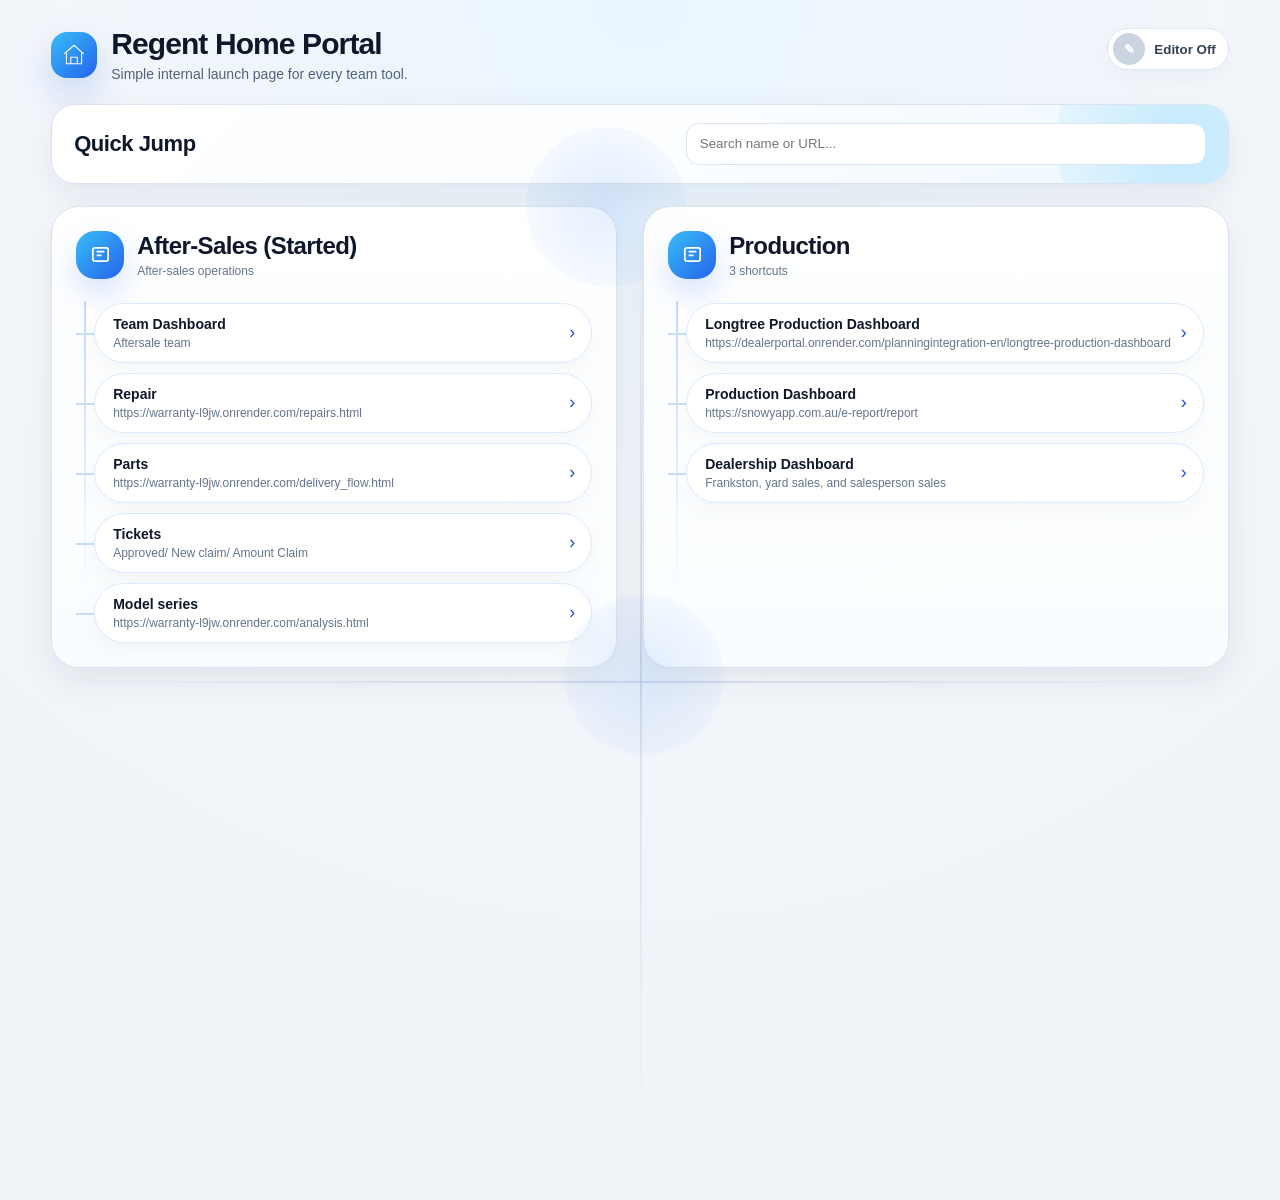
<file: index.html>
<!doctype html>
<html lang="en">
<head>
<meta charset="utf-8"/>
<meta name="viewport" content="width=device-width,initial-scale=1"/>
<title>Regent Home Portal</title>
<style>
:root{--bg:#f3f6fb;--card:#fff;--ink:#0f172a;--muted:#64748b;--line:#dbe3ee;--blue:#3b82f6;--blue2:#38bdf8;--shadow:0 12px 34px rgba(15,23,42,.07);--shadow2:0 24px 80px rgba(15,23,42,.18);--radius:24px}
*{box-sizing:border-box}html,body{min-height:100%}body{margin:0;background:radial-gradient(circle at top,#eaf6ff 0,#f3f6fb 42%,#eef3f8 100%);color:var(--ink);font-family:Inter,"Segoe UI",Roboto,Arial,sans-serif;font-size:14px}.page{min-height:100vh;padding:28px clamp(18px,4vw,54px) 44px}.topbar{display:flex;align-items:flex-start;justify-content:space-between;gap:20px;margin-bottom:22px}.brand{display:flex;gap:14px;align-items:center}.brandMark{width:46px;height:46px;border-radius:16px;background:linear-gradient(135deg,var(--blue2),#2563eb);display:flex;align-items:center;justify-content:center;color:#fff;box-shadow:0 16px 36px rgba(37,99,235,.22)}.brand h1{font-size:30px;line-height:1.05;margin:0;font-weight:700;letter-spacing:-.03em}.brand p{margin:6px 0 0;color:#52627a}.actions{display:flex;gap:10px;flex-wrap:wrap;justify-content:flex-end;align-items:center}.btn{height:42px;border:1px solid #dbe7f5;background:#fff;border-radius:14px;padding:0 15px;color:#334155;font-weight:650;cursor:pointer;box-shadow:0 8px 22px rgba(15,23,42,.04)}.btn:hover{background:#f8fbff}.btn.primary{border-color:#bfdbfe;background:#eaf4ff;color:#1d4ed8}.btn.dark{border-color:#111827;background:#111827;color:#fff}.btn.danger{border-color:#fecaca;background:#fff1f2;color:#b91c1c}.editorSwitch{height:42px;display:inline-flex;align-items:center;gap:9px;border:1px solid #dbe7f5;background:#fff;border-radius:999px;padding:4px 12px 4px 5px;cursor:pointer;box-shadow:0 8px 22px rgba(15,23,42,.04);font-weight:700;color:#334155}.switchDot{width:32px;height:32px;border-radius:999px;background:#cbd5e1;display:inline-flex;align-items:center;justify-content:center;color:#fff;transition:.18s}.editorSwitch.active{border-color:#bfdbfe;background:#eaf4ff;color:#1d4ed8}.editorSwitch.active .switchDot{background:linear-gradient(135deg,#38bdf8,#2563eb);transform:translateX(2px)}.editorTools{display:none}.editor .editorTools{display:flex}.hero{position:relative;background:linear-gradient(135deg,#fff 0%,#fbfdff 55%,#edf7ff 100%);border:1px solid var(--line);border-radius:var(--radius);box-shadow:var(--shadow);padding:18px 22px;margin-bottom:22px;overflow:hidden}.hero:before{content:"";position:absolute;right:-78px;top:-88px;width:250px;height:250px;border-radius:999px;background:radial-gradient(circle,rgba(56,189,248,.25),rgba(59,130,246,0));pointer-events:none}.heroInner{position:relative;display:grid;grid-template-columns:1fr minmax(280px,520px);gap:16px;align-items:center}.hero h2{font-size:22px;margin:0;font-weight:650;letter-spacing:-.02em}.searchWrap{display:flex;gap:10px}.input,.select{height:42px;border:1px solid var(--line);border-radius:13px;background:#fff;padding:0 13px;color:#0f172a;outline:0;width:100%}.input:focus,.select:focus,.textarea:focus{border-color:#93c5fd;box-shadow:0 0 0 3px rgba(147,197,253,.28)}
.portalCanvas{position:relative;display:grid;grid-template-columns:1fr 1fr;grid-template-rows:minmax(310px,1fr) minmax(310px,1fr);gap:26px;min-height:660px}.portalCanvas:before,.portalCanvas:after{content:"";position:absolute;z-index:0;opacity:.75}.portalCanvas:before{left:50%;top:24px;bottom:24px;width:2px;background:linear-gradient(180deg,transparent,#c9d7e8,transparent)}.portalCanvas:after{top:50%;left:24px;right:24px;height:2px;background:linear-gradient(90deg,transparent,#c9d7e8,transparent)}.moduleCard{position:relative;z-index:1;background:linear-gradient(180deg,rgba(255,255,255,.97),rgba(250,253,255,.95));border:1px solid var(--line);border-radius:28px;box-shadow:var(--shadow);padding:24px;display:flex;flex-direction:column;overflow:visible;transition:.18s}.moduleCard:before{content:"";position:absolute;left:32px;top:94px;bottom:76px;width:2px;background:linear-gradient(180deg,#bfdbfe,#dbeafe,transparent);border-radius:999px}.moduleCard:after{content:"";position:absolute;width:160px;height:160px;right:-70px;top:-80px;border-radius:999px;background:radial-gradient(circle,rgba(59,130,246,.13),rgba(59,130,246,0));pointer-events:none}.moduleCard:nth-child(2n):after{left:-80px;right:auto;top:auto;bottom:-88px}.editor .moduleCard{cursor:grab}.moduleCard.dragging{opacity:.46;transform:scale(.985);box-shadow:0 10px 24px rgba(15,23,42,.05)}.moduleCard.dragOver{outline:3px solid rgba(59,130,246,.22);outline-offset:4px}.moduleTop{position:relative;z-index:1;display:flex;align-items:center;justify-content:space-between;gap:12px;margin-bottom:16px}.moduleTitle{display:flex;align-items:center;gap:13px;min-width:0}.moduleIcon{width:48px;height:48px;border-radius:19px;background:linear-gradient(135deg,#38bdf8,#2563eb);color:#fff;display:flex;align-items:center;justify-content:center;box-shadow:0 15px 30px rgba(37,99,235,.18);flex:0 0 auto}.moduleIcon svg{width:23px;height:23px;stroke-width:1.8}.moduleTitle h3{margin:0;font-size:24px;font-weight:700;letter-spacing:-.025em;white-space:nowrap;overflow:hidden;text-overflow:ellipsis}.moduleTitle p{margin:4px 0 0;color:#64748b;font-size:12px}.miniActions{display:none;gap:8px}.editor .miniActions{display:flex}.dragHint{display:none;color:#94a3b8;font-size:12px;font-weight:700;letter-spacing:.08em;text-transform:uppercase;margin-bottom:10px}.editor .dragHint{display:block}.iconBtn{width:35px;height:35px;border:1px solid #e2e8f0;background:#fff;border-radius:12px;display:inline-flex;align-items:center;justify-content:center;cursor:pointer;color:#64748b}.iconBtn:hover{background:#f8fbff;color:#0f172a}.linkGrid{position:relative;z-index:1;display:flex;flex-direction:column;gap:10px;margin-top:8px;padding-left:18px}.shortcutWrap{position:relative;display:grid;grid-template-columns:1fr;gap:8px;align-items:stretch}.editor .shortcutWrap{grid-template-columns:1fr 36px}.shortcutWrap:before{content:"";position:absolute;left:-18px;top:50%;width:18px;height:2px;background:#c7dcf7}.portalLink{min-height:60px;text-decoration:none;color:#0f172a;background:rgba(255,255,255,.92);border:1px solid #dbeafe;border-radius:999px;padding:12px 16px 12px 18px;display:grid;grid-template-columns:1fr auto;gap:10px;align-items:center;transition:.16s ease;box-shadow:0 8px 20px rgba(15,23,42,.035)}.portalLink:hover{transform:translateY(-1px);background:#f7fbff;border-color:#bfdbfe;box-shadow:0 12px 28px rgba(15,23,42,.07)}.portalLink b{display:block;font-size:14px;font-weight:700;overflow:hidden;text-overflow:ellipsis;white-space:nowrap}.portalLink span{display:block;margin-top:4px;color:#64748b;font-size:12px;overflow:hidden;text-overflow:ellipsis;white-space:nowrap}.goBadge{font-style:normal;font-size:18px;color:#1d4ed8}.editShortcut{display:none;width:36px;height:100%;border:1px solid #dbeafe;background:#fff;border-radius:18px;color:#64748b;cursor:pointer}.editor .editShortcut{display:block}.editShortcut:hover{color:#1d4ed8;background:#f8fbff}.empty{border:1px dashed #cbd5e1;border-radius:18px;background:rgba(248,251,255,.75);padding:17px;color:#64748b;line-height:1.5}.addSmall{display:none;margin-top:auto;padding-top:16px}.editor .addSmall{display:block}.portalView{display:none;position:fixed;inset:0;z-index:40;background:var(--bg)}.portalView.active{display:block}.portalBar{height:62px;display:flex;align-items:center;justify-content:space-between;gap:12px;background:#fff;border-bottom:1px solid var(--line);box-shadow:0 10px 28px rgba(15,23,42,.05);padding:0 18px 0 22px}.portalTitle{min-width:0}.portalTitle b{display:block;font-weight:700;white-space:nowrap;overflow:hidden;text-overflow:ellipsis}.portalTitle span{display:block;color:#64748b;font-size:12px;margin-top:2px;white-space:nowrap;overflow:hidden;text-overflow:ellipsis}.frameWrap{height:calc(100vh - 62px);position:relative}.frame{width:100%;height:100%;border:0;background:#fff}.frameNotice{display:none;position:absolute;left:24px;top:24px;right:24px;background:#fff7ed;border:1px solid #fdba74;color:#9a3412;border-radius:14px;padding:14px 16px;box-shadow:var(--shadow);line-height:1.5}.floatingHome{position:fixed;right:22px;bottom:22px;z-index:60;width:58px;height:58px;border:0;border-radius:20px;background:linear-gradient(135deg,#38bdf8,#2563eb);color:#fff;box-shadow:0 18px 45px rgba(37,99,235,.30);display:none;align-items:center;justify-content:center;cursor:pointer}.portalView.active .floatingHome{display:flex}.modalBack{position:fixed;inset:0;background:rgba(15,23,42,.42);display:none;align-items:center;justify-content:center;z-index:80;padding:20px}.modalBack.active{display:flex}.modal{width:min(720px,100%);background:#fff;border-radius:20px;box-shadow:var(--shadow2);border:1px solid #e2e8f0;overflow:hidden}.modalHead{padding:20px 22px;border-bottom:1px solid #edf2f8;display:flex;justify-content:space-between;align-items:center}.modalHead h3{margin:0;font-size:20px;font-weight:700}.modalBody{padding:20px 22px;display:grid;gap:14px}.formGrid{display:grid;grid-template-columns:1fr 1fr;gap:12px}.field{display:grid;gap:7px}.field label{font-weight:700;color:#334155;font-size:12px}.field.full{grid-column:1/-1}.modalFoot{display:flex;justify-content:flex-end;gap:10px;padding:16px 22px 22px}.textarea{min-height:130px;border:1px solid var(--line);border-radius:12px;background:#fff;padding:12px 13px;color:#0f172a;outline:0;resize:vertical;font-family:inherit}.hide{display:none!important}@media(max-width:1050px){.portalCanvas{grid-template-columns:1fr;grid-template-rows:auto;min-height:0}.portalCanvas:before,.portalCanvas:after{display:none}.heroInner{grid-template-columns:1fr}.searchWrap{min-width:0}}@media(max-width:650px){.page{padding:20px 16px 34px}.topbar{display:block}.actions{justify-content:flex-start;margin-top:14px}.brand h1{font-size:26px}.moduleTitle h3{font-size:20px}.formGrid{grid-template-columns:1fr}.portalBar{height:auto;min-height:68px;align-items:flex-start;padding:14px}.frameWrap{height:calc(100vh - 76px)}}
</style>
<style>
.syncStatus{min-height:30px;display:inline-flex;align-items:center;border:1px solid #e2e8f0;border-radius:999px;background:#fff;padding:0 11px;color:#64748b;font-size:12px;font-weight:700;white-space:nowrap;box-shadow:0 8px 22px rgba(15,23,42,.04)}
.syncStatus.ok{border-color:#bbf7d0;background:#f0fdf4;color:#15803d}
.syncStatus.warn{border-color:#fed7aa;background:#fff7ed;color:#c2410c}
.syncStatus.bad{border-color:#fecaca;background:#fff1f2;color:#b91c1c}
</style>
</head>
<body>
<div class="page">
  <header class="topbar">
    <div class="brand"><div class="brandMark"><svg viewBox="0 0 24 24" width="26" height="26" fill="none" stroke="currentColor"><path d="M3 11l9-8 9 8"/><path d="M5 10v10h14V10"/><path d="M9 20v-6h6v6"/></svg></div><div><h1>Regent Home Portal</h1><p>Simple internal launch page for every team tool.</p></div></div>
    <div class="actions"><button id="editorSwitch" class="editorSwitch" onclick="toggleEditor()" hidden><span class="switchDot">&#9998;</span><span id="editorText">Editor Off</span></button><div class="editorTools"><button class="btn primary" onclick="openLinkModal()">+ Add Link</button><button class="btn" onclick="openModuleModal()">+ Add Module</button><button class="btn" onclick="exportDataFile()">Export Data</button><button class="btn" onclick="openDataModal()">Backup / Import</button></div></div>
  </header>
  <section class="hero"><div class="heroInner"><h2>Quick Jump</h2><div class="searchWrap"><input id="searchInput" class="input" placeholder="Search name or URL..." oninput="render()"><button class="btn dark editorTools" onclick="openLinkModal()">Create</button></div></div></section>
  <main class="portalCanvas" id="moduleGrid"></main>
</div>

<div id="linkModal" class="modalBack"><div class="modal"><div class="modalHead"><h3 id="linkModalTitle">Add Link</h3><button class="iconBtn" onclick="closeModals()">&times;</button></div><div class="modalBody"><div class="formGrid"><div class="field"><label>Display Name</label><input id="linkName" class="input" placeholder="e.g. Dealer Workbench"></div><div class="field"><label>Module</label><select id="linkModule" class="select"></select></div><div class="field full"><label>URL / HTML file path</label><input id="linkUrl" class="input" placeholder="e.g. dealer-workbench.html or https://example.com"></div><div class="field full"><label>Short note</label><input id="linkNote" class="input" placeholder="Optional description"></div></div></div><div class="modalFoot"><button class="btn" onclick="closeModals()">Cancel</button><button id="deleteLinkBtn" class="btn danger hide" onclick="deleteEditingLink()">Delete</button><button class="btn primary" onclick="saveLink()">Save Link</button></div></div></div>
<div id="moduleModal" class="modalBack"><div class="modal"><div class="modalHead"><h3 id="moduleModalTitle">Add Module</h3><button class="iconBtn" onclick="closeModals()">&times;</button></div><div class="modalBody"><div class="formGrid"><div class="field"><label>Module Name</label><input id="moduleName" class="input" placeholder="e.g. Dealer Portal"></div><div class="field"><label>Sub Title</label><input id="moduleNote" class="input" placeholder="Optional"></div></div></div><div class="modalFoot"><button class="btn" onclick="closeModals()">Cancel</button><button id="deleteModuleBtn" class="btn danger hide" onclick="deleteEditingModule()">Delete</button><button class="btn primary" onclick="saveModule()">Save Module</button></div></div></div>
<div id="dataModal" class="modalBack"><div class="modal"><div class="modalHead"><h3>Backup / Import</h3><button class="iconBtn" onclick="closeModals()">&times;</button></div><div class="modalBody"><textarea id="dataText" class="textarea"></textarea></div><div class="modalFoot"><button class="btn" onclick="resetDraft()">Use Published</button><button class="btn" onclick="exportData()">Refresh Export</button><button class="btn" onclick="exportDataFile()">Export Data</button><button class="btn primary" onclick="importData()">Import JSON</button></div></div></div>

<script src="portal-data.js"></script>
<script>
const STORAGE_KEY="regent_home_portal_v2_grid";
const EDITOR_KEY="regent_home_portal_editor_mode";
const SYNC_ENDPOINT_KEY="regent_home_portal_sync_endpoint";
const SYNC_TOKEN_KEY="regent_home_portal_sync_token";
const oldKey="regent_home_portal_v1";
const defaultData={modules:[
  {id:"after-sales-started",name:"After-Sales (Started)",note:"After-sales operations",links:[]},
  {id:"dealerships",name:"Dealerships",note:"Dealer network",links:[]},
  {id:"spare-parts",name:"Spare Parts",note:"Parts availability",links:[]},
  {id:"inventory",name:"Inventory",note:"Stock control",links:[]},
  {id:"service-centre",name:"Service Centre",note:"Service operations",links:[]}
]};

let data=loadLocalData();
let editorMode=(location.protocol==="file:"||["","localhost","127.0.0.1","::1"].includes(location.hostname))&&localStorage.getItem(EDITOR_KEY)==="1";
let syncEndpoint=(window.PORTAL_SYNC_URL||localStorage.getItem(SYNC_ENDPOINT_KEY)||"").trim();
let editorToken=localStorage.getItem(SYNC_TOKEN_KEY)||"";
let editingLink=null;
let editingModule=null;
let draggedModuleId=null;
let saveTimer=null;
const $=id=>document.getElementById(id);

function uid(){return "id"+Math.random().toString(36).slice(2,10)+Date.now().toString(36).slice(-4)}
function loadLocalData(){try{const raw=localStorage.getItem(STORAGE_KEY)||localStorage.getItem(oldKey);if(raw){const parsed=JSON.parse(raw);if(isPortalData(parsed))return migrateModuleNames(parsed)}}catch(e){}return structuredClone(defaultData)}
function saveData(options={remote:true}){localStorage.setItem(STORAGE_KEY,JSON.stringify(data));if(options.remote)queueRemoteSave()}
function isPortalData(value){return !!value&&Array.isArray(value.modules)}
function migrateModuleNames(value){const oldNames=["Manager Portal","Sales Portal","Aftersales","Material"];if(!value.modules.some(m=>oldNames.includes(m.name)))return value;const migrated=structuredClone(value);defaultData.modules.forEach((target,index)=>{const module=migrated.modules[index];if(module){module.id=target.id;module.name=target.name;module.note=target.note;module.links=Array.isArray(module.links)?module.links:[]}else{migrated.modules.push(structuredClone(target))}});return migrated}
function esc(v){return String(v??"").replace(/[&<>"']/g,s=>({"&":"&amp;","<":"&lt;",">":"&gt;","\"":"&quot;","'":"&#39;"}[s]))}
function iconSvg(){return `<svg viewBox="0 0 24 24" fill="none" stroke="currentColor"><path d="M4 7a2 2 0 0 1 2-2h12a2 2 0 0 1 2 2v10a2 2 0 0 1-2 2H6a2 2 0 0 1-2-2z"/><path d="M8 9h8M8 13h5"/></svg>`}
function setSyncStatus(text,type="warn"){const el=$('syncStatus');if(!el)return;el.textContent=text;el.className=`syncStatus ${type}`;el.title=syncEndpoint||"No cloud API configured"}
function refreshSyncStatus(){setSyncStatus(syncEndpoint?"Cloud ready":"Local only",syncEndpoint?"ok":"warn")}
function authHeaders(){const headers={"Content-Type":"application/json"};if(editorToken)headers["X-Editor-Token"]=editorToken;return headers}
function ensureEditorToken(){if(!syncEndpoint||editorToken)return true;const token=prompt("Editor PIN");if(token===null)return false;editorToken=token.trim();if(editorToken)localStorage.setItem(SYNC_TOKEN_KEY,editorToken);return !!editorToken}
function queueRemoteSave(){if(!syncEndpoint){setSyncStatus("Local only","warn");return}clearTimeout(saveTimer);setSyncStatus("Saving...","warn");saveTimer=setTimeout(()=>pushRemoteData(false),450)}
async function pushRemoteData(showAlert=true){if(!syncEndpoint){openDataModal();return false}if(!ensureEditorToken())return false;try{setSyncStatus("Saving...","warn");const res=await fetch(syncEndpoint,{method:"PUT",headers:authHeaders(),body:JSON.stringify(data)});if(res.status===401)throw new Error("Wrong or missing Editor PIN");if(!res.ok)throw new Error(`Cloud save failed (${res.status})`);setSyncStatus("Cloud saved","ok");if(showAlert)alert("Cloud save complete.");return true}catch(e){setSyncStatus("Sync error","bad");if(showAlert)alert(e.message);return false}}
async function pullRemoteData(showAlert=false){if(!syncEndpoint){if(showAlert)openDataModal();refreshSyncStatus();return false}try{setSyncStatus("Loading...","warn");const res=await fetch(syncEndpoint,{method:"GET",cache:"no-store"});if(res.status===404){setSyncStatus("No cloud data","warn");if(showAlert)alert("No cloud data has been saved yet.");return false}if(!res.ok)throw new Error(`Cloud load failed (${res.status})`);const remote=await res.json();if(!isPortalData(remote))throw new Error("Cloud data is not a portal JSON payload");data=migrateModuleNames(remote);saveData({remote:false});render();setSyncStatus("Cloud loaded","ok");if(showAlert)alert("Cloud data loaded.");return true}catch(e){setSyncStatus("Sync error","bad");if(showAlert)alert(e.message);return false}}
function persistCloudSettingsFromForm(){syncEndpoint=($('syncEndpoint')?.value||"").trim();editorToken=($('syncToken')?.value||"").trim();if(syncEndpoint)localStorage.setItem(SYNC_ENDPOINT_KEY,syncEndpoint);else localStorage.removeItem(SYNC_ENDPOINT_KEY);if(editorToken)localStorage.setItem(SYNC_TOKEN_KEY,editorToken);else localStorage.removeItem(SYNC_TOKEN_KEY);refreshSyncStatus()}
function saveCloudSettings(){persistCloudSettingsFromForm();alert(syncEndpoint?"Cloud settings saved.":"Cloud sync disabled.")}
function pullCloudFromModal(){persistCloudSettingsFromForm();return pullRemoteData(true)}
function syncNow(){return pushRemoteData(true)}
function setEditorMode(on){editorMode=!!on;localStorage.setItem(EDITOR_KEY,editorMode?"1":"0");document.body.classList.toggle('editor',editorMode);$('editorSwitch').classList.toggle('active',editorMode);$('editorText').textContent=editorMode?'Editor On':'Editor Off';render()}
function toggleEditor(){const next=!editorMode;if(next&&!ensureEditorToken())return;setEditorMode(next)}
function render(){const q=($('searchInput')?.value||'').trim().toLowerCase();const grid=$('moduleGrid');grid.innerHTML='';const modules=data.modules.map(m=>({...m,links:(m.links||[]).filter(l=>!q||[l.name,l.url,l.note,m.name].join(' ').toLowerCase().includes(q))})).filter(m=>!q||m.links.length||m.name.toLowerCase().includes(q));
  modules.forEach(m=>{const card=document.createElement('section');card.className='moduleCard';card.dataset.moduleId=m.id;card.draggable=editorMode&&!q;card.innerHTML=`<div class="dragHint">Drag module to reorder</div><div class="moduleTop"><div class="moduleTitle"><div class="moduleIcon">${iconSvg()}</div><div><h3>${esc(m.name)}</h3><p>${esc(m.note||`${(m.links||[]).length} shortcuts`)}</p></div></div><div class="miniActions"><button class="iconBtn" title="Add link" onclick="openLinkModal('${m.id}')">+</button><button class="iconBtn" title="Edit module" onclick="openModuleModal('${m.id}')">&#9998;</button></div></div><div class="linkGrid">${m.links&&m.links.length?m.links.map(l=>`<div class="shortcutWrap"><a class="portalLink" href="${esc(normalizeUrl(l.url))}" target="_blank" rel="noopener noreferrer"><div><b>${esc(l.name)}</b><span>${esc(l.note||l.url)}</span></div><em class="goBadge">&rsaquo;</em></a><button class="editShortcut" title="Edit shortcut" onclick="openLinkModal('${m.id}','${l.id}')">&#9998;</button></div>`).join(''):`<div class="empty">${editorMode?'No links yet. Click + to add a shortcut under this module.':'No links yet.'}</div>`}</div><div class="addSmall"><button class="btn primary" onclick="openLinkModal('${m.id}')">+ Add Shortcut</button></div>`;bindDrag(card);grid.appendChild(card)});
  if(!modules.length){const card=document.createElement('section');card.className='moduleCard';card.innerHTML='<div class="empty">No matching portals found.</div>';grid.appendChild(card)}
}
function bindDrag(card){card.addEventListener('dragstart',e=>{if(!editorMode||$('searchInput').value.trim()){e.preventDefault();return}draggedModuleId=card.dataset.moduleId;card.classList.add('dragging');e.dataTransfer.effectAllowed='move';e.dataTransfer.setData('text/plain',draggedModuleId)});card.addEventListener('dragend',()=>{draggedModuleId=null;document.querySelectorAll('.moduleCard').forEach(c=>c.classList.remove('dragging','dragOver'))});card.addEventListener('dragover',e=>{if(!editorMode||!draggedModuleId||draggedModuleId===card.dataset.moduleId)return;e.preventDefault();card.classList.add('dragOver')});card.addEventListener('dragleave',()=>card.classList.remove('dragOver'));card.addEventListener('drop',e=>{if(!editorMode||!draggedModuleId)return;e.preventDefault();const targetId=card.dataset.moduleId;card.classList.remove('dragOver');if(!targetId||targetId===draggedModuleId)return;const from=data.modules.findIndex(m=>m.id===draggedModuleId);const to=data.modules.findIndex(m=>m.id===targetId);if(from<0||to<0)return;const [item]=data.modules.splice(from,1);data.modules.splice(to,0,item);saveData();render()})}
function normalizeUrl(url){url=(url||'').trim();if(!url)return '#';if(url==='#')return '#';if(url.includes('://')||url.startsWith('/')||url.startsWith('./')||url.startsWith('../')||url.endsWith('.html'))return url;return 'https://'+url}
function findLink(moduleId,linkId){const m=data.modules.find(x=>x.id===moduleId);const l=m?.links?.find(x=>x.id===linkId);return{m,l}}
function requireEditor(){if(!editorMode){return false}return true}
function refreshModuleSelect(selected){$('linkModule').innerHTML=data.modules.map(m=>`<option value="${esc(m.id)}" ${m.id===selected?'selected':''}>${esc(m.name)}</option>`).join('')}
function openLinkModal(moduleId,linkId){if(!requireEditor())return;editingLink=null;refreshModuleSelect(moduleId||data.modules[0]?.id);$('linkModalTitle').textContent='Add Link';$('linkName').value='';$('linkUrl').value='';$('linkNote').value='';$('deleteLinkBtn').classList.add('hide');if(moduleId&&linkId){const {l}=findLink(moduleId,linkId);if(l){editingLink={moduleId,linkId};$('linkModalTitle').textContent='Edit Link';$('linkModule').value=moduleId;$('linkName').value=l.name||'';$('linkUrl').value=l.url||'';$('linkNote').value=l.note||'';$('deleteLinkBtn').classList.remove('hide')}}$('linkModal').classList.add('active');setTimeout(()=>$('linkName').focus(),40)}
function saveLink(){if(!requireEditor())return;const moduleId=$('linkModule').value;const name=$('linkName').value.trim();const url=$('linkUrl').value.trim();const note=$('linkNote').value.trim();if(!name||!url){alert('Please enter both display name and URL.');return}if(editingLink){const oldM=data.modules.find(m=>m.id===editingLink.moduleId);const idx=oldM?.links?.findIndex(l=>l.id===editingLink.linkId);if(idx>=0){const item={...oldM.links[idx],name,url,note};oldM.links.splice(idx,1);const newM=data.modules.find(m=>m.id===moduleId);newM.links=newM.links||[];newM.links.push(item)}}else{const m=data.modules.find(x=>x.id===moduleId);m.links=m.links||[];m.links.push({id:uid(),name,url,note})}saveData();closeModals();render()}
function deleteEditingLink(){if(!requireEditor()||!editingLink)return;const m=data.modules.find(x=>x.id===editingLink.moduleId);m.links=(m.links||[]).filter(l=>l.id!==editingLink.linkId);saveData();closeModals();render()}
function openModuleModal(moduleId){if(!requireEditor())return;editingModule=null;$('moduleModalTitle').textContent='Add Module';$('moduleName').value='';$('moduleNote').value='';$('deleteModuleBtn').classList.add('hide');if(moduleId){const m=data.modules.find(x=>x.id===moduleId);if(m){editingModule=moduleId;$('moduleModalTitle').textContent='Edit Module';$('moduleName').value=m.name||'';$('moduleNote').value=m.note||'';$('deleteModuleBtn').classList.remove('hide')}}$('moduleModal').classList.add('active');setTimeout(()=>$('moduleName').focus(),40)}
function saveModule(){if(!requireEditor())return;const name=$('moduleName').value.trim();const note=$('moduleNote').value.trim();if(!name){alert('Please enter module name.');return}if(editingModule){const m=data.modules.find(x=>x.id===editingModule);m.name=name;m.note=note}else{data.modules.push({id:uid(),name,note,links:[]})}saveData();closeModals();render()}
function deleteEditingModule(){if(!requireEditor()||!editingModule)return;if(!confirm('Delete this module and all shortcuts inside it?'))return;data.modules=data.modules.filter(m=>m.id!==editingModule);saveData();closeModals();render()}
function openDataModal(){if(!requireEditor())return;$('syncEndpoint').value=syncEndpoint;$('syncToken').value=editorToken;$('dataModal').classList.add('active');exportData()}
function exportData(){$('dataText').value=JSON.stringify(data,null,2)}
function importData(){if(!requireEditor())return;try{const parsed=JSON.parse($('dataText').value);if(!isPortalData(parsed))throw new Error('JSON must contain modules array');data=parsed;saveData();closeModals();render()}catch(e){alert('Import failed: '+e.message)}}
function closeModals(){document.querySelectorAll('.modalBack').forEach(m=>m.classList.remove('active'))}
document.addEventListener('keydown',e=>{if(e.key==='Escape')closeModals()});
refreshSyncStatus();
setEditorMode(editorMode);
pullRemoteData(false);
</script>
<script>
(function () {
  const LOCAL_EDITOR_HOSTS = new Set(["", "localhost", "127.0.0.1", "::1"]);
  const EDITOR_AVAILABLE = location.protocol === "file:" || LOCAL_EDITOR_HOSTS.has(location.hostname);
  const DRAFT_KEY = "regent_home_portal_v2_grid";
  const LEGACY_DRAFT_KEY = "regent_home_portal_v1";
  const MODE_KEY = "regent_home_portal_editor_mode";
  const fallbackData = {
    modules: [
      { id: "after-sales-started", name: "After-Sales (Started)", note: "After-sales operations", links: [] },
      { id: "dealerships", name: "Dealerships", note: "Dealer network", links: [] },
      { id: "spare-parts", name: "Spare Parts", note: "Parts availability", links: [] },
      { id: "inventory", name: "Inventory", note: "Stock control", links: [] },
      { id: "service-centre", name: "Service Centre", note: "Service operations", links: [] },
    ],
  };

  function clone(value) {
    return JSON.parse(JSON.stringify(value));
  }

  function cleanPortalData(value) {
    if (!value || !Array.isArray(value.modules)) return clone(fallbackData);
    return {
      modules: value.modules.map((module) => {
        const source = module && typeof module === "object" ? module : {};
        return {
          id: String(source.id || uid()),
          name: String(source.name || "Untitled Module"),
          note: String(source.note || ""),
          links: Array.isArray(source.links)
            ? source.links.map((link) => {
                const item = link && typeof link === "object" ? link : {};
                return {
                  id: String(item.id || uid()),
                  name: String(item.name || "Untitled Link"),
                  url: String(item.url || "#"),
                  note: String(item.note || ""),
                };
              })
            : [],
        };
      }),
    };
  }

  const publishedData = migratePublishedData(cleanPortalData(window.PORTAL_DATA || fallbackData));

  isPortalData = function (value) {
    return !!value && Array.isArray(value.modules);
  };

  migrateModuleNames = function (value) {
    return migratePublishedData(cleanPortalData(value));
  };

  function migratePublishedData(value) {
    const oldNames = ["Manager Portal", "Sales Portal", "Aftersales", "Material"];
    if (!value.modules.some((module) => oldNames.includes(module.name))) return value;
    const migrated = clone(value);
    fallbackData.modules.forEach((target, index) => {
      const module = migrated.modules[index];
      if (module) {
        module.id = target.id;
        module.name = target.name;
        module.note = target.note;
        module.links = Array.isArray(module.links) ? module.links : [];
      } else {
        migrated.modules.push(clone(target));
      }
    });
    return migrated;
  }

  function loadDraft() {
    if (!EDITOR_AVAILABLE) return null;
    try {
      const raw = localStorage.getItem(DRAFT_KEY) || localStorage.getItem(LEGACY_DRAFT_KEY);
      if (!raw) return null;
      const parsed = JSON.parse(raw);
      return isPortalData(parsed) ? migrateModuleNames(parsed) : null;
    } catch {
      return null;
    }
  }

  function configureEditorShell() {
    const editorSwitch = $("editorSwitch");
    if (editorSwitch) editorSwitch.hidden = !EDITOR_AVAILABLE;
    const syncStatus = $("syncStatus");
    if (syncStatus) syncStatus.hidden = true;
    const syncButton = document.querySelector('button[onclick="syncNow()"]');
    if (syncButton) {
      syncButton.textContent = "Export Data";
      syncButton.onclick = exportDataFile;
    }
    configureDataModal();
  }

  function configureDataModal() {
    const modal = $("dataModal");
    if (!modal) return;
    modal.querySelector(".formGrid")?.classList.add("hide");
    modal.querySelector(".modalBody p")?.classList.add("hide");
    const buttons = modal.querySelectorAll(".modalFoot .btn");
    if (buttons[0]) {
      buttons[0].textContent = "Use Published";
      buttons[0].onclick = resetDraft;
    }
    if (buttons[1]) {
      buttons[1].textContent = "Refresh Export";
      buttons[1].onclick = exportData;
    }
    if (buttons[2]) {
      buttons[2].textContent = "Export Data";
      buttons[2].onclick = exportDataFile;
    }
  }

  function portalDataJs() {
    return `window.PORTAL_DATA = ${JSON.stringify(data, null, 2)};\n`;
  }

  async function exportDataFile() {
    if (!requireEditor()) return false;
    exportData();
    const blob = new Blob([portalDataJs()], { type: "application/javascript" });
    if (window.showSaveFilePicker) {
      try {
        const handle = await window.showSaveFilePicker({
          suggestedName: "portal-data.js",
          types: [{ description: "JavaScript data file", accept: { "application/javascript": [".js"] } }],
        });
        const writable = await handle.createWritable();
        await writable.write(blob);
        await writable.close();
        alert("Data exported.");
        return true;
      } catch (error) {
        if (error && error.name === "AbortError") return false;
      }
    }
    const url = URL.createObjectURL(blob);
    const link = document.createElement("a");
    link.href = url;
    link.download = "portal-data.js";
    document.body.appendChild(link);
    link.click();
    link.remove();
    URL.revokeObjectURL(url);
    return true;
  }

  function persistDraft() {
    if (EDITOR_AVAILABLE) localStorage.setItem(DRAFT_KEY, JSON.stringify(data));
  }

  saveData = function () {
    persistDraft();
  };

  setEditorMode = function (on) {
    editorMode = EDITOR_AVAILABLE && !!on;
    if (EDITOR_AVAILABLE) localStorage.setItem(MODE_KEY, editorMode ? "1" : "0");
    document.body.classList.toggle("editor", editorMode);
    $("editorSwitch")?.classList.toggle("active", editorMode);
    if ($("editorText")) $("editorText").textContent = editorMode ? "Editor On" : "Editor Off";
    render();
  };

  toggleEditor = function () {
    if (!EDITOR_AVAILABLE) return;
    setEditorMode(!editorMode);
  };

  requireEditor = function () {
    return EDITOR_AVAILABLE && editorMode;
  };

  ensureEditorToken = function () {
    return EDITOR_AVAILABLE;
  };

  window.exportDataFile = exportDataFile;
  window.resetDraft = resetDraft;
  syncNow = exportDataFile;
  saveCloudSettings = resetDraft;
  pullCloudFromModal = exportDataFile;
  pullRemoteData = async function () {
    return false;
  };
  pushRemoteData = async function () {
    return exportDataFile();
  };
  refreshSyncStatus = function () {
    const syncStatus = $("syncStatus");
    if (syncStatus) syncStatus.hidden = true;
  };

  openDataModal = function () {
    if (!requireEditor()) return;
    configureDataModal();
    $("dataModal").classList.add("active");
    exportData();
  };

  exportData = function () {
    const output = $("dataText");
    if (output) output.value = JSON.stringify(data, null, 2);
  };

  importData = function () {
    if (!requireEditor()) return;
    try {
      const parsed = JSON.parse($("dataText").value);
      if (!isPortalData(parsed)) throw new Error("JSON must contain modules array");
      data = migrateModuleNames(parsed);
      persistDraft();
      closeModals();
      render();
    } catch (error) {
      alert("Import failed: " + error.message);
    }
  };

  function resetDraft() {
    if (!requireEditor()) return;
    localStorage.removeItem(DRAFT_KEY);
    data = clone(publishedData);
    closeModals();
    render();
  }

  data = loadDraft() || clone(publishedData);
  editorMode = EDITOR_AVAILABLE && localStorage.getItem(MODE_KEY) === "1";
  configureEditorShell();
  setEditorMode(editorMode);
})();
</script>
</body>
</html>
</file>
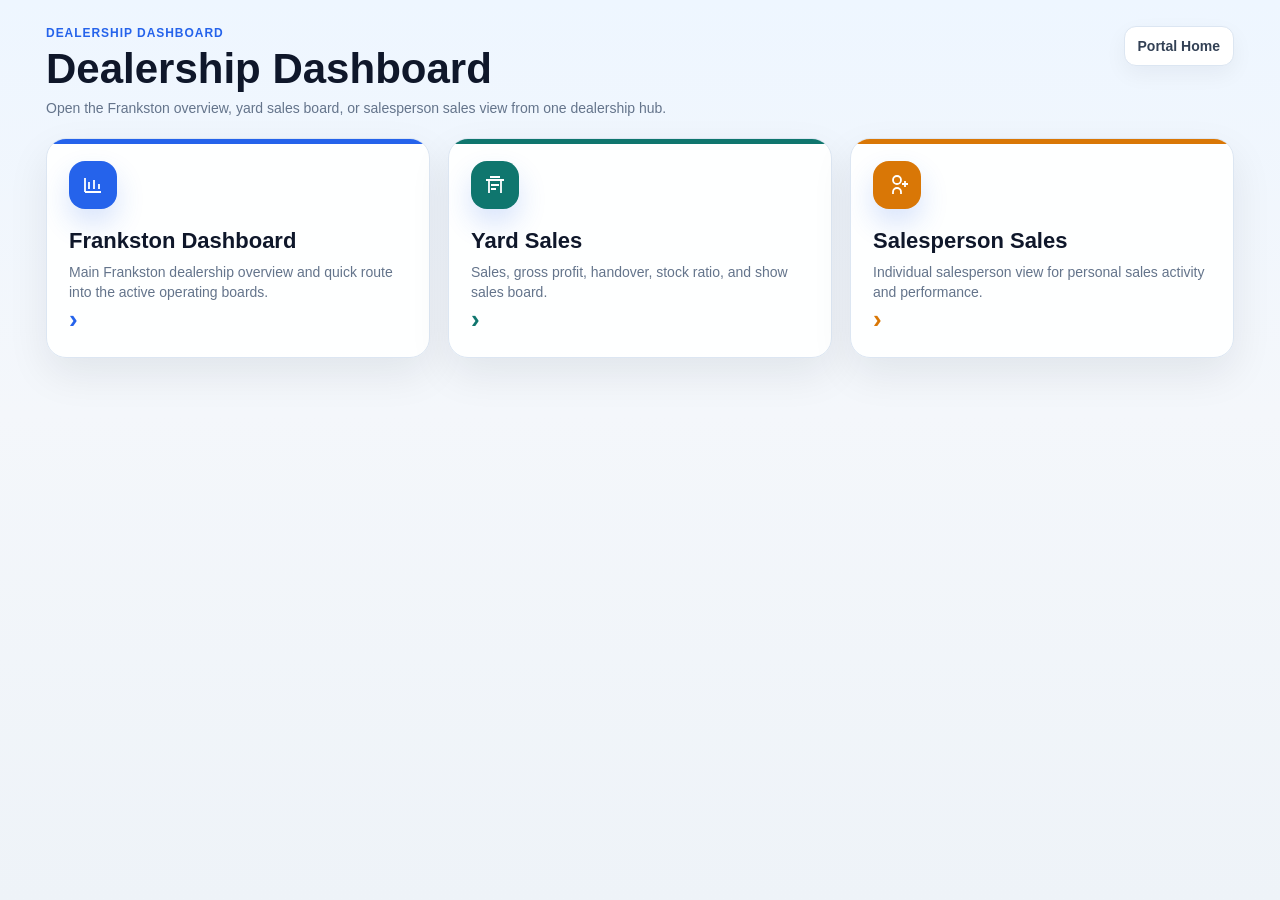
<file: dealership-dashboard.html>
<!doctype html>
<html lang="en">
<head>
<meta charset="utf-8">
<meta name="viewport" content="width=device-width,initial-scale=1">
<title>Dealership Dashboard</title>
<link rel="stylesheet" href="dealership-dashboard.css">
</head>
<body>
<main class="shell">
  <header class="topbar">
    <div>
      <p class="eyebrow">Dealership Dashboard</p>
      <h1>Dealership Dashboard</h1>
      <p class="subtitle">Open the Frankston overview, yard sales board, or salesperson sales view from one dealership hub.</p>
    </div>
    <nav class="navActions">
      <a class="btn" href="index.html">Portal Home</a>
    </nav>
  </header>

  <section class="grid" aria-label="Dealership dashboard sections">
    <a class="card hubCard" style="--accent: var(--blue)" href="frankston-dashboard.html">
      <span class="icon" aria-hidden="true">
        <svg viewBox="0 0 24 24" fill="none" stroke="currentColor" stroke-width="1.8"><path d="M4 19V5"/><path d="M4 19h16"/><path d="M8 16V9"/><path d="M13 16V7"/><path d="M18 16v-5"/></svg>
      </span>
      <div>
        <h2>Frankston Dashboard</h2>
        <p>Main Frankston dealership overview and quick route into the active operating boards.</p>
      </div>
      <span class="arrow">&rsaquo;</span>
    </a>

    <a class="card hubCard" style="--accent: var(--teal)" href="yard-sales.html">
      <span class="icon" aria-hidden="true">
        <svg viewBox="0 0 24 24" fill="none" stroke="currentColor" stroke-width="1.8"><path d="M3 7h18"/><path d="M6 7v13"/><path d="M18 7v13"/><path d="M8 12h8"/><path d="M8 16h5"/><path d="M7 4h10"/></svg>
      </span>
      <div>
        <h2>Yard Sales</h2>
        <p>Sales, gross profit, handover, stock ratio, and show sales board.</p>
      </div>
      <span class="arrow">&rsaquo;</span>
    </a>

    <a class="card hubCard" style="--accent: var(--amber)" href="salesperson-sales.html">
      <span class="icon" aria-hidden="true">
        <svg viewBox="0 0 24 24" fill="none" stroke="currentColor" stroke-width="1.8"><path d="M16 21v-2a4 4 0 0 0-8 0v2"/><circle cx="12" cy="7" r="4"/><path d="M20 8v6"/><path d="M23 11h-6"/></svg>
      </span>
      <div>
        <h2>Salesperson Sales</h2>
        <p>Individual salesperson view for personal sales activity and performance.</p>
      </div>
      <span class="arrow">&rsaquo;</span>
    </a>
  </section>
</main>
</body>
</html>
</file>
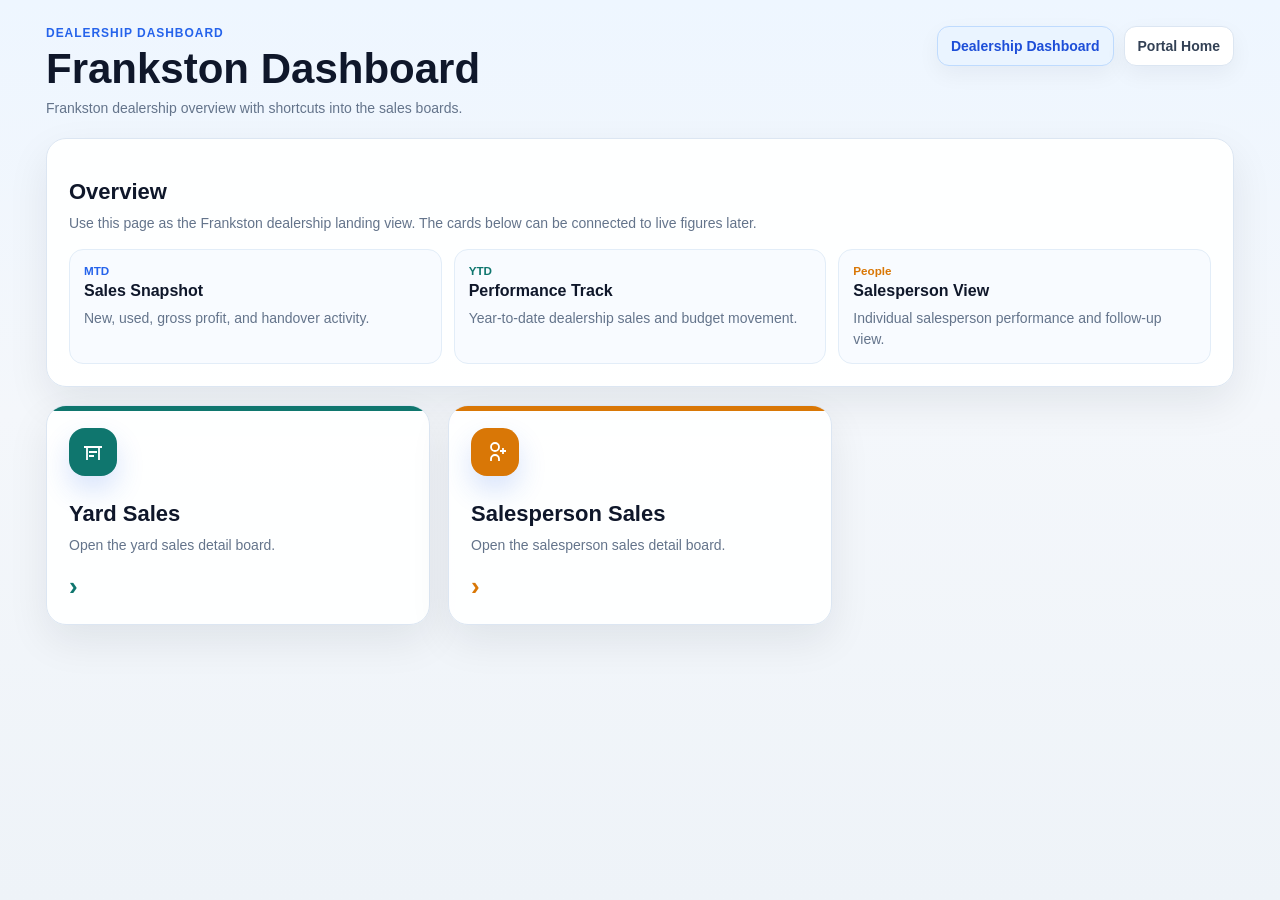
<file: frankston-dashboard.html>
<!doctype html>
<html lang="en">
<head>
<meta charset="utf-8">
<meta name="viewport" content="width=device-width,initial-scale=1">
<title>Frankston Dashboard</title>
<link rel="stylesheet" href="dealership-dashboard.css">
</head>
<body>
<main class="shell">
  <header class="topbar">
    <div>
      <p class="eyebrow">Dealership Dashboard</p>
      <h1>Frankston Dashboard</h1>
      <p class="subtitle">Frankston dealership overview with shortcuts into the sales boards.</p>
    </div>
    <nav class="navActions">
      <a class="btn primary" href="dealership-dashboard.html">Dealership Dashboard</a>
      <a class="btn" href="index.html">Portal Home</a>
    </nav>
  </header>

  <section class="panel">
    <h2>Overview</h2>
    <p>Use this page as the Frankston dealership landing view. The cards below can be connected to live figures later.</p>
    <div class="metricGrid">
      <div class="metric" style="--accent: var(--blue)">
        <small>MTD</small>
        <b>Sales Snapshot</b>
        <span>New, used, gross profit, and handover activity.</span>
      </div>
      <div class="metric" style="--accent: var(--teal)">
        <small>YTD</small>
        <b>Performance Track</b>
        <span>Year-to-date dealership sales and budget movement.</span>
      </div>
      <div class="metric" style="--accent: var(--amber)">
        <small>People</small>
        <b>Salesperson View</b>
        <span>Individual salesperson performance and follow-up view.</span>
      </div>
    </div>
  </section>

  <section class="grid" style="margin-top:18px" aria-label="Frankston dashboard links">
    <a class="card hubCard" style="--accent: var(--teal)" href="yard-sales.html">
      <span class="icon" aria-hidden="true">
        <svg viewBox="0 0 24 24" fill="none" stroke="currentColor" stroke-width="1.8"><path d="M3 7h18"/><path d="M6 7v13"/><path d="M18 7v13"/><path d="M8 12h8"/><path d="M8 16h5"/></svg>
      </span>
      <div>
        <h2>Yard Sales</h2>
        <p>Open the yard sales detail board.</p>
      </div>
      <span class="arrow">&rsaquo;</span>
    </a>

    <a class="card hubCard" style="--accent: var(--amber)" href="salesperson-sales.html">
      <span class="icon" aria-hidden="true">
        <svg viewBox="0 0 24 24" fill="none" stroke="currentColor" stroke-width="1.8"><circle cx="12" cy="7" r="4"/><path d="M16 21v-2a4 4 0 0 0-8 0v2"/><path d="M20 8v6"/><path d="M23 11h-6"/></svg>
      </span>
      <div>
        <h2>Salesperson Sales</h2>
        <p>Open the salesperson sales detail board.</p>
      </div>
      <span class="arrow">&rsaquo;</span>
    </a>
  </section>
</main>
</body>
</html>
</file>
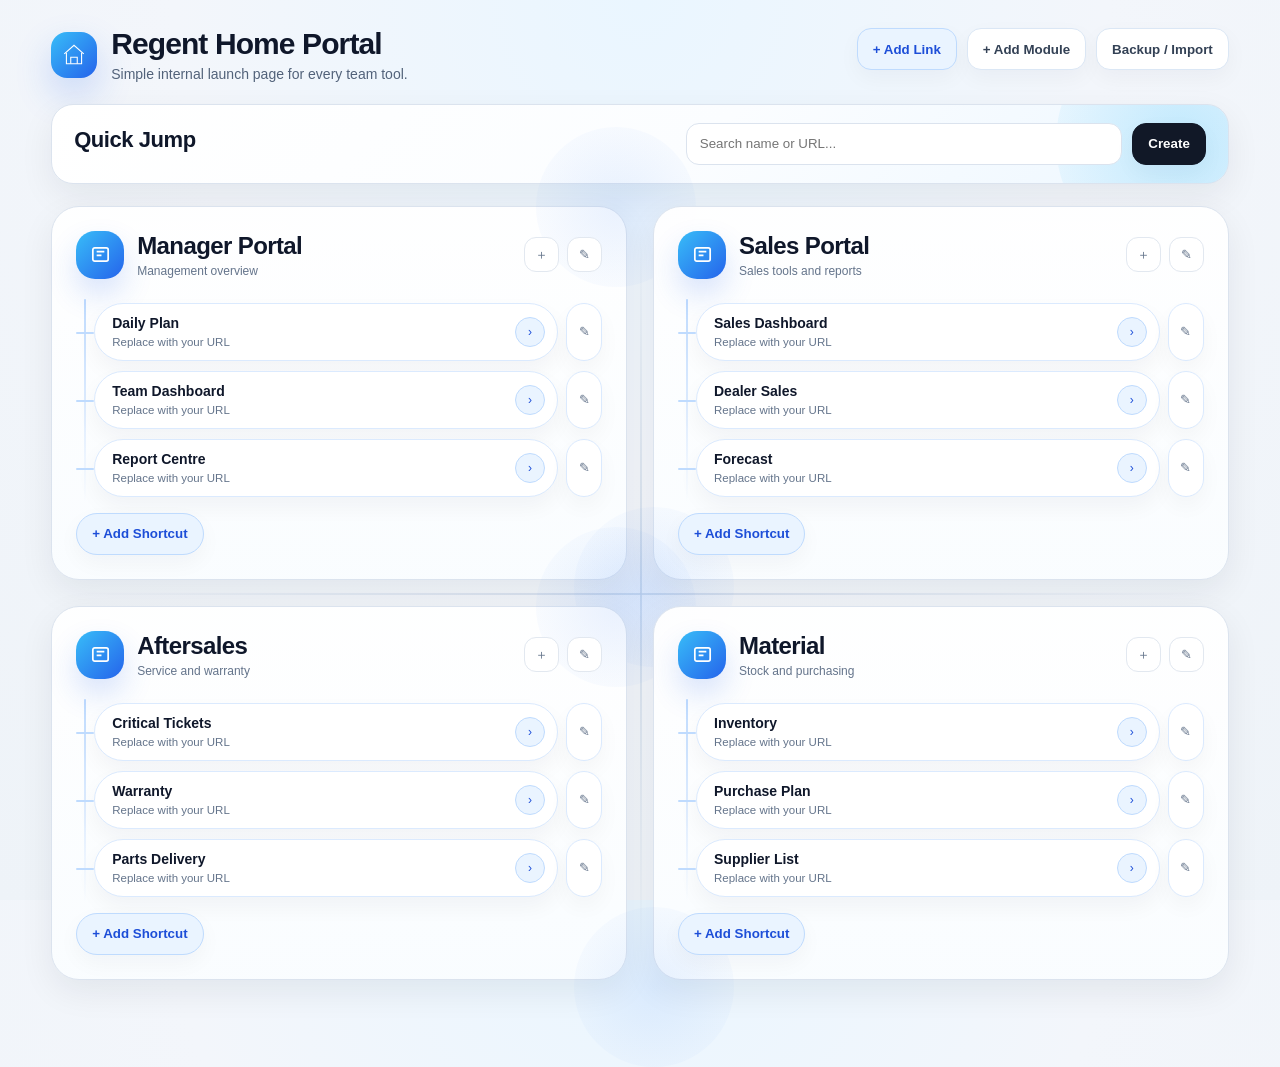
<file: home-portal-grid.html>
<!doctype html>
<html lang="en">
<head>
<meta charset="utf-8"/>
<meta name="viewport" content="width=device-width,initial-scale=1"/>
<title>Regent Home Portal</title>
<style>
:root{--bg:#f3f6fb;--card:#fff;--ink:#0f172a;--muted:#64748b;--line:#dbe3ee;--blue:#3b82f6;--blue2:#38bdf8;--nav:#0b1222;--shadow:0 12px 34px rgba(15,23,42,.07);--shadow2:0 24px 80px rgba(15,23,42,.18);--radius:22px}
*{box-sizing:border-box}html,body{height:100%}body{margin:0;background:radial-gradient(circle at top,#eaf6ff 0,#f3f6fb 42%,#eef3f8 100%);color:var(--ink);font-family:Inter,"Segoe UI",Roboto,Arial,sans-serif;font-size:14px}.page{min-height:100vh;padding:28px clamp(18px,4vw,54px) 44px}.topbar{display:flex;align-items:flex-start;justify-content:space-between;gap:20px;margin-bottom:22px}.brand{display:flex;gap:14px;align-items:center}.brandMark{width:46px;height:46px;border-radius:16px;background:linear-gradient(135deg,var(--blue2),#2563eb);display:flex;align-items:center;justify-content:center;color:#fff;box-shadow:0 16px 36px rgba(37,99,235,.22)}.brand h1{font-size:30px;line-height:1.05;margin:0;font-weight:650;letter-spacing:-.03em}.brand p{margin:6px 0 0;color:#52627a}.actions{display:flex;gap:10px;flex-wrap:wrap;justify-content:flex-end}.btn{height:42px;border:1px solid #dbe7f5;background:#fff;border-radius:14px;padding:0 15px;color:#334155;font-weight:650;cursor:pointer;box-shadow:0 8px 22px rgba(15,23,42,.04)}.btn:hover{background:#f8fbff}.btn.primary{border-color:#bfdbfe;background:#eaf4ff;color:#1d4ed8}.btn.dark{border-color:#111827;background:#111827;color:#fff}.btn.danger{border-color:#fecaca;background:#fff1f2;color:#b91c1c}.hero{position:relative;background:linear-gradient(135deg,#fff 0%,#fbfdff 55%,#edf7ff 100%);border:1px solid var(--line);border-radius:var(--radius);box-shadow:var(--shadow);padding:22px 24px;margin-bottom:22px;overflow:hidden}.hero:before{content:"";position:absolute;right:-78px;top:-88px;width:250px;height:250px;border-radius:999px;background:radial-gradient(circle,rgba(56,189,248,.25),rgba(59,130,246,0));pointer-events:none}.heroInner{position:relative;display:grid;grid-template-columns:1fr auto;gap:16px;align-items:center}.hero h2{font-size:22px;margin:0 0 8px;font-weight:600;letter-spacing:-.02em}.hero p{margin:0;color:#607089;line-height:1.5}.searchWrap{display:flex;gap:10px;min-width:min(520px,45vw)}.input,.select{height:42px;border:1px solid var(--line);border-radius:13px;background:#fff;padding:0 13px;color:#0f172a;outline:0;width:100%}.input:focus,.select:focus,.textarea:focus{border-color:#93c5fd;box-shadow:0 0 0 3px rgba(147,197,253,.28)}
.portalCanvas{position:relative;display:grid;grid-template-columns:1fr 1fr;grid-template-rows:minmax(310px,1fr) minmax(310px,1fr);gap:22px;min-height:690px}.portalCanvas:before,.portalCanvas:after{content:"";position:absolute;background:#ccd7e5;z-index:0}.portalCanvas:before{left:50%;top:24px;bottom:24px;width:1px}.portalCanvas:after{top:50%;left:24px;right:24px;height:1px}.hub{position:absolute;left:50%;top:50%;transform:translate(-50%,-50%);width:96px;height:96px;border-radius:32px;background:linear-gradient(135deg,#0f172a,#1e293b);box-shadow:0 24px 70px rgba(15,23,42,.22);z-index:2;display:flex;align-items:center;justify-content:center;color:#fff;border:8px solid #f3f6fb}.hub svg{width:32px;height:32px;stroke-width:1.7}.moduleCard{position:relative;z-index:1;background:rgba(255,255,255,.92);border:1px solid var(--line);border-radius:26px;box-shadow:var(--shadow);padding:22px;display:flex;flex-direction:column;overflow:hidden}.moduleCard:after{content:"";position:absolute;width:160px;height:160px;right:-70px;top:-80px;border-radius:999px;background:radial-gradient(circle,rgba(59,130,246,.13),rgba(59,130,246,0));pointer-events:none}.moduleCard:nth-child(2n):after{left:-80px;right:auto;top:auto;bottom:-88px}.moduleTop{display:flex;align-items:center;justify-content:space-between;gap:12px;margin-bottom:16px}.moduleTitle{display:flex;align-items:center;gap:13px;min-width:0}.moduleIcon{width:48px;height:48px;border-radius:17px;background:linear-gradient(135deg,#38bdf8,#2563eb);color:#fff;display:flex;align-items:center;justify-content:center;box-shadow:0 15px 30px rgba(37,99,235,.18);flex:0 0 auto}.moduleIcon svg{width:23px;height:23px;stroke-width:1.8}.moduleTitle h3{margin:0;font-size:24px;font-weight:650;letter-spacing:-.025em;white-space:nowrap;overflow:hidden;text-overflow:ellipsis}.moduleTitle p{margin:4px 0 0;color:#64748b;font-size:12px}.miniActions{display:flex;gap:8px}.iconBtn{width:35px;height:35px;border:1px solid #e2e8f0;background:#fff;border-radius:12px;display:inline-flex;align-items:center;justify-content:center;cursor:pointer;color:#64748b}.iconBtn:hover{background:#f8fbff;color:#0f172a}.linkGrid{display:grid;grid-template-columns:repeat(2,minmax(0,1fr));gap:12px;margin-top:4px}.portalLink{min-height:74px;text-decoration:none;color:#0f172a;background:#f9fbfe;border:1px solid #e5edf6;border-radius:16px;padding:14px 14px;display:grid;grid-template-columns:1fr auto;gap:10px;align-items:center;transition:.16s ease}.portalLink:hover{transform:translateY(-2px);background:#f4f9ff;border-color:#cfe3fb;box-shadow:0 12px 28px rgba(15,23,42,.07)}.portalLink b{display:block;font-size:14px;font-weight:650;overflow:hidden;text-overflow:ellipsis;white-space:nowrap}.portalLink span{display:block;margin-top:5px;color:#64748b;font-size:12px;overflow:hidden;text-overflow:ellipsis;white-space:nowrap}.goBadge{font-size:12px;color:#1d4ed8;background:#eaf4ff;border:1px solid #bfdbfe;border-radius:999px;padding:6px 9px}.empty{border:1px dashed #cbd5e1;border-radius:17px;background:rgba(248,251,255,.75);padding:17px;color:#64748b;line-height:1.5}.addSmall{margin-top:auto;padding-top:16px}.portalView{display:none;position:fixed;inset:0;z-index:40;background:var(--bg)}.portalView.active{display:block}.portalBar{height:62px;display:flex;align-items:center;justify-content:space-between;gap:12px;background:#fff;border-bottom:1px solid var(--line);box-shadow:0 10px 28px rgba(15,23,42,.05);padding:0 18px 0 22px}.portalTitle{min-width:0}.portalTitle b{display:block;font-weight:650;white-space:nowrap;overflow:hidden;text-overflow:ellipsis}.portalTitle span{display:block;color:#64748b;font-size:12px;margin-top:2px;white-space:nowrap;overflow:hidden;text-overflow:ellipsis}.frameWrap{height:calc(100vh - 62px);position:relative}.frame{width:100%;height:100%;border:0;background:#fff}.floatingHome{position:fixed;right:22px;bottom:22px;z-index:60;width:58px;height:58px;border:0;border-radius:20px;background:linear-gradient(135deg,#38bdf8,#2563eb);color:#fff;box-shadow:0 18px 45px rgba(37,99,235,.30);display:none;align-items:center;justify-content:center;cursor:pointer}.portalView.active .floatingHome{display:flex}.modalBack{position:fixed;inset:0;background:rgba(15,23,42,.42);display:none;align-items:center;justify-content:center;z-index:80;padding:20px}.modalBack.active{display:flex}.modal{width:min(720px,100%);background:#fff;border-radius:20px;box-shadow:var(--shadow2);border:1px solid #e2e8f0;overflow:hidden}.modalHead{padding:20px 22px;border-bottom:1px solid #edf2f8;display:flex;justify-content:space-between;align-items:center}.modalHead h3{margin:0;font-size:20px;font-weight:650}.modalBody{padding:20px 22px;display:grid;gap:14px}.formGrid{display:grid;grid-template-columns:1fr 1fr;gap:12px}.field{display:grid;gap:7px}.field label{font-weight:650;color:#334155;font-size:12px}.field.full{grid-column:1/-1}.modalFoot{display:flex;justify-content:flex-end;gap:10px;padding:16px 22px 22px}.textarea{min-height:130px;border:1px solid var(--line);border-radius:12px;background:#fff;padding:12px 13px;color:#0f172a;outline:0;resize:vertical;font-family:inherit}.hide{display:none!important}@media(max-width:1050px){.portalCanvas{grid-template-columns:1fr;grid-template-rows:auto;min-height:0}.portalCanvas:before,.portalCanvas:after,.hub{display:none}.linkGrid{grid-template-columns:repeat(2,minmax(0,1fr))}.heroInner{grid-template-columns:1fr}.searchWrap{min-width:0}}@media(max-width:650px){.page{padding:20px 16px 34px}.topbar{display:block}.actions{justify-content:flex-start;margin-top:14px}.brand h1{font-size:26px}.moduleTitle h3{font-size:20px}.linkGrid,.formGrid{grid-template-columns:1fr}.portalBar{height:auto;min-height:68px;align-items:flex-start;padding:14px}.frameWrap{height:calc(100vh - 76px)}}

/* v3: cleaner link-tree style without the centre Home hub */
.hero{padding:18px 22px}.heroTag{display:none}.portalCanvas{gap:26px;min-height:660px}.portalCanvas:before,.portalCanvas:after{background:linear-gradient(90deg,transparent,#c9d7e8,transparent);opacity:.75}.portalCanvas:before{width:2px;background:linear-gradient(180deg,transparent,#c9d7e8,transparent)}.portalCanvas:after{height:2px}.hub{display:none!important}.moduleCard{border-radius:28px;padding:24px;background:linear-gradient(180deg,rgba(255,255,255,.96),rgba(250,253,255,.94));overflow:visible}.moduleCard:before{content:"";position:absolute;left:32px;top:92px;bottom:76px;width:2px;background:linear-gradient(180deg,#bfdbfe,#dbeafe,transparent);border-radius:999px}.moduleCard:after{opacity:.8}.moduleTop{position:relative;z-index:1}.moduleIcon{border-radius:19px}.linkGrid{position:relative;z-index:1;display:flex;flex-direction:column;gap:10px;margin-top:8px;padding-left:18px}.shortcutWrap{position:relative;display:grid;grid-template-columns:1fr 36px;gap:8px;align-items:stretch}.shortcutWrap:before{content:"";position:absolute;left:-18px;top:50%;width:18px;height:2px;background:#bfdbfe;border-radius:999px}.portalLink{min-height:58px;border-radius:999px;padding:11px 12px 11px 17px;display:grid;grid-template-columns:1fr auto;background:#fff;border-color:#dbeafe;box-shadow:0 10px 22px rgba(15,23,42,.045)}.portalLink:hover{transform:translateX(3px);box-shadow:0 14px 30px rgba(37,99,235,.10)}.portalLink b{font-size:14px}.portalLink span{font-size:11.5px}.goBadge{display:inline-flex;align-items:center;justify-content:center;min-width:30px;height:30px;padding:0;border-radius:999px;font-style:normal}.editShortcut{width:36px;height:100%;min-height:58px;border-radius:18px;border:1px solid #dbeafe;background:#fff;color:#64748b;cursor:pointer;box-shadow:0 10px 22px rgba(15,23,42,.035)}.editShortcut:hover{background:#eaf4ff;color:#1d4ed8;border-color:#bfdbfe}.addSmall{position:relative;z-index:1}.addSmall .btn{border-radius:999px}.empty{position:relative;z-index:1;margin-left:18px}.frameNotice{display:none!important}@media(max-width:1050px){.portalCanvas:before,.portalCanvas:after{display:none}.moduleCard:before{left:31px}.linkGrid{grid-template-columns:1fr;display:flex}}@media(max-width:650px){.shortcutWrap{grid-template-columns:1fr 34px}.editShortcut{width:34px}.linkGrid{padding-left:14px}.shortcutWrap:before{left:-14px;width:14px}}

</style>
</head>
<body>
<div class="page" id="homeApp">
  <header class="topbar">
    <div class="brand"><div class="brandMark"><svg viewBox="0 0 24 24" width="26" height="26" fill="none" stroke="currentColor"><path d="M3 11l9-8 9 8"/><path d="M5 10v10h14V10"/><path d="M9 20v-6h6v6"/></svg></div><div><h1>Regent Home Portal</h1><p>Simple internal launch page for every team tool.</p></div></div>
    <div class="actions"><button class="btn primary" onclick="openLinkModal()">+ Add Link</button><button class="btn" onclick="openModuleModal()">+ Add Module</button><button class="btn" onclick="openDataModal()">Backup / Import</button></div>
  </header>
  <section class="hero">
    <div class="heroInner"><div><h2>Quick Jump</h2><p class="heroTag">Choose a portal, manage shortcuts, and keep everything in one clean launch board.</p></div><div class="searchWrap"><input id="searchInput" class="input" placeholder="Search name or URL..." oninput="render()"><button class="btn dark" onclick="openLinkModal()">Create</button></div></div>
  </section>
  <main class="portalCanvas" id="moduleGrid"></main>
</div>

<div id="portalView" class="portalView">
  <div class="portalBar"><div class="portalTitle"><b id="frameTitle">Portal</b><span id="frameUrl"></span></div><div class="actions"><button class="btn" onclick="reloadFrame()">Reload</button><button class="btn primary" onclick="goHome()">Home</button></div></div>
  <div class="frameWrap"><iframe id="portalFrame" class="frame" title="Portal content"></iframe></div>
  <button class="floatingHome" onclick="goHome()" title="Back to Home"><svg width="25" height="25" viewBox="0 0 24 24" fill="none" stroke="currentColor"><path d="M3 11l9-8 9 8"/><path d="M5 10v10h14V10"/><path d="M9 20v-6h6v6"/></svg></button>
</div>

<div id="linkModal" class="modalBack"><div class="modal"><div class="modalHead"><h3 id="linkModalTitle">Add Link</h3><button class="iconBtn" onclick="closeModals()">✕</button></div><div class="modalBody"><div class="formGrid"><div class="field"><label>Display Name</label><input id="linkName" class="input" placeholder="e.g. Dealer Workbench"></div><div class="field"><label>Module</label><select id="linkModule" class="select"></select></div><div class="field full"><label>URL / HTML file path</label><input id="linkUrl" class="input" placeholder="e.g. dealer-workbench.html or https://example.com"></div><div class="field full"><label>Short note</label><input id="linkNote" class="input" placeholder="Optional description"></div></div></div><div class="modalFoot"><button class="btn" onclick="closeModals()">Cancel</button><button id="deleteLinkBtn" class="btn danger hide" onclick="deleteEditingLink()">Delete</button><button class="btn primary" onclick="saveLink()">Save Link</button></div></div></div>
<div id="moduleModal" class="modalBack"><div class="modal"><div class="modalHead"><h3 id="moduleModalTitle">Add Module</h3><button class="iconBtn" onclick="closeModals()">✕</button></div><div class="modalBody"><div class="formGrid"><div class="field"><label>Module Name</label><input id="moduleName" class="input" placeholder="e.g. Dealer Portal"></div><div class="field"><label>Sub Title</label><input id="moduleNote" class="input" placeholder="Optional"></div></div></div><div class="modalFoot"><button class="btn" onclick="closeModals()">Cancel</button><button id="deleteModuleBtn" class="btn danger hide" onclick="deleteEditingModule()">Delete</button><button class="btn primary" onclick="saveModule()">Save Module</button></div></div></div>
<div id="dataModal" class="modalBack"><div class="modal"><div class="modalHead"><h3>Backup / Import</h3><button class="iconBtn" onclick="closeModals()">✕</button></div><div class="modalBody"><p style="margin:0;color:#607089;line-height:1.5">Copy this JSON as backup, or paste edited JSON and import it.</p><textarea id="dataText" class="textarea"></textarea></div><div class="modalFoot"><button class="btn" onclick="exportData()">Refresh Export</button><button class="btn primary" onclick="importData()">Import JSON</button></div></div></div>

<script>
const STORAGE_KEY="regent_home_portal_v2_grid";
const oldKey="regent_home_portal_v1";
const defaultData={modules:[
  {id:"manager",name:"Manager Portal",note:"Management overview",links:[{id:uid(),name:"Daily Plan",url:"#",note:"Replace with your URL"},{id:uid(),name:"Team Dashboard",url:"#",note:"Replace with your URL"},{id:uid(),name:"Report Centre",url:"#",note:"Replace with your URL"}]},
  {id:"sales",name:"Sales Portal",note:"Sales tools and reports",links:[{id:uid(),name:"Sales Dashboard",url:"#",note:"Replace with your URL"},{id:uid(),name:"Dealer Sales",url:"#",note:"Replace with your URL"},{id:uid(),name:"Forecast",url:"#",note:"Replace with your URL"}]},
  {id:"aftersales",name:"Aftersales",note:"Service and warranty",links:[{id:uid(),name:"Critical Tickets",url:"#",note:"Replace with your URL"},{id:uid(),name:"Warranty",url:"#",note:"Replace with your URL"},{id:uid(),name:"Parts Delivery",url:"#",note:"Replace with your URL"}]},
  {id:"material",name:"Material",note:"Stock and purchasing",links:[{id:uid(),name:"Inventory",url:"#",note:"Replace with your URL"},{id:uid(),name:"Purchase Plan",url:"#",note:"Replace with your URL"},{id:uid(),name:"Supplier List",url:"#",note:"Replace with your URL"}]}
]};
let data=loadData();let editingLink=null;let editingModule=null;const $=id=>document.getElementById(id);
function uid(){return "id"+Math.random().toString(36).slice(2,10)+Date.now().toString(36).slice(-4)}
function loadData(){try{const raw=localStorage.getItem(STORAGE_KEY)||localStorage.getItem(oldKey);if(raw){const parsed=JSON.parse(raw);if(parsed.modules&&Array.isArray(parsed.modules))return parsed}}catch(e){}return structuredClone(defaultData)}
function saveData(){localStorage.setItem(STORAGE_KEY,JSON.stringify(data));}
function esc(v){return String(v??"").replace(/[&<>"']/g,s=>({"&":"&amp;","<":"&lt;",">":"&gt;","\"":"&quot;","'":"&#39;"}[s]))}
function iconSvg(){return `<svg viewBox="0 0 24 24" fill="none" stroke="currentColor"><path d="M4 7a2 2 0 0 1 2-2h12a2 2 0 0 1 2 2v10a2 2 0 0 1-2 2H6a2 2 0 0 1-2-2z"/><path d="M8 9h8M8 13h5"/></svg>`}
function render(){const q=($('searchInput')?.value||'').trim().toLowerCase();const grid=$('moduleGrid');grid.innerHTML='';const modules=data.modules.map(m=>({...m,links:(m.links||[]).filter(l=>!q||[l.name,l.url,l.note,m.name].join(' ').toLowerCase().includes(q))})).filter(m=>!q||m.links.length||m.name.toLowerCase().includes(q));
  modules.forEach(m=>{const card=document.createElement('section');card.className='moduleCard';card.innerHTML=`<div class="moduleTop"><div class="moduleTitle"><div class="moduleIcon">${iconSvg()}</div><div><h3>${esc(m.name)}</h3><p>${esc(m.note||`${(m.links||[]).length} shortcuts`)}</p></div></div><div class="miniActions"><button class="iconBtn" title="Add link" onclick="openLinkModal('${m.id}')">＋</button><button class="iconBtn" title="Edit module" onclick="openModuleModal('${m.id}')">✎</button></div></div><div class="linkGrid">${m.links&&m.links.length?m.links.map(l=>`<div class="shortcutWrap"><a class="portalLink" href="${esc(l.url)}" onclick="openPortal(event,'${m.id}','${l.id}')"><div><b>${esc(l.name)}</b><span>${esc(l.note||l.url)}</span></div><em class="goBadge">›</em></a><button class="editShortcut" title="Edit shortcut" onclick="openLinkModal('${m.id}','${l.id}')">✎</button></div>`).join(''):`<div class="empty">No links yet. Click ＋ to add a shortcut under this module.</div>`}</div><div class="addSmall"><button class="btn primary" onclick="openLinkModal('${m.id}')">+ Add Shortcut</button></div>`;grid.appendChild(card)});
  if(!modules.length){const card=document.createElement('section');card.className='moduleCard';card.innerHTML='<div class="empty">No matching portals found.</div>';grid.appendChild(card)}
}
function normalizeUrl(url){url=(url||'').trim();if(!url)return '#';if(url==='#')return '#';if(url.includes('://')||url.startsWith('/')||url.startsWith('./')||url.startsWith('../')||url.endsWith('.html'))return url;return 'https://'+url}
function findLink(moduleId,linkId){const m=data.modules.find(x=>x.id===moduleId);const l=m?.links?.find(x=>x.id===linkId);return{m,l}}
function openPortal(ev,moduleId,linkId){ev.preventDefault();const {m,l}=findLink(moduleId,linkId);if(!l)return;const url=normalizeUrl(l.url);if(url==='#'){alert('Please edit this shortcut and replace # with a real URL or HTML file path.');return}$('frameTitle').textContent=`${m.name} / ${l.name}`;$('frameUrl').textContent=url;$('portalFrame').src=url;$('portalView').classList.add('active')}
function goHome(){$('portalFrame').src='about:blank';$('portalView').classList.remove('active')}
function reloadFrame(){const f=$('portalFrame');if(f.src)f.src=f.src}
function refreshModuleSelect(selected){$('linkModule').innerHTML=data.modules.map(m=>`<option value="${esc(m.id)}" ${m.id===selected?'selected':''}>${esc(m.name)}</option>`).join('')}
function openLinkModal(moduleId,linkId){editingLink=null;refreshModuleSelect(moduleId||data.modules[0]?.id);$('linkModalTitle').textContent='Add Link';$('linkName').value='';$('linkUrl').value='';$('linkNote').value='';$('deleteLinkBtn').classList.add('hide');if(moduleId&&linkId){const {l}=findLink(moduleId,linkId);if(l){editingLink={moduleId,linkId};$('linkModalTitle').textContent='Edit Link';$('linkModule').value=moduleId;$('linkName').value=l.name||'';$('linkUrl').value=l.url||'';$('linkNote').value=l.note||'';$('deleteLinkBtn').classList.remove('hide')}}$('linkModal').classList.add('active');setTimeout(()=>$('linkName').focus(),40)}
function saveLink(){const moduleId=$('linkModule').value;const name=$('linkName').value.trim();const url=$('linkUrl').value.trim();const note=$('linkNote').value.trim();if(!name||!url){alert('Please enter both display name and URL.');return}if(editingLink){const oldM=data.modules.find(m=>m.id===editingLink.moduleId);const idx=oldM?.links?.findIndex(l=>l.id===editingLink.linkId);if(idx>=0){const item={...oldM.links[idx],name,url,note};oldM.links.splice(idx,1);const newM=data.modules.find(m=>m.id===moduleId);newM.links=newM.links||[];newM.links.push(item)}}else{const m=data.modules.find(x=>x.id===moduleId);m.links=m.links||[];m.links.push({id:uid(),name,url,note})}saveData();closeModals();render()}
function deleteEditingLink(){if(!editingLink)return;const m=data.modules.find(x=>x.id===editingLink.moduleId);m.links=(m.links||[]).filter(l=>l.id!==editingLink.linkId);saveData();closeModals();render()}
function openModuleModal(moduleId){editingModule=null;$('moduleModalTitle').textContent='Add Module';$('moduleName').value='';$('moduleNote').value='';$('deleteModuleBtn').classList.add('hide');if(moduleId){const m=data.modules.find(x=>x.id===moduleId);if(m){editingModule=moduleId;$('moduleModalTitle').textContent='Edit Module';$('moduleName').value=m.name||'';$('moduleNote').value=m.note||'';$('deleteModuleBtn').classList.remove('hide')}}$('moduleModal').classList.add('active');setTimeout(()=>$('moduleName').focus(),40)}
function saveModule(){const name=$('moduleName').value.trim();const note=$('moduleNote').value.trim();if(!name){alert('Please enter module name.');return}if(editingModule){const m=data.modules.find(x=>x.id===editingModule);m.name=name;m.note=note}else{data.modules.push({id:uid(),name,note,links:[]})}saveData();closeModals();render()}
function deleteEditingModule(){if(!editingModule)return;if(!confirm('Delete this module and all shortcuts inside it?'))return;data.modules=data.modules.filter(m=>m.id!==editingModule);saveData();closeModals();render()}
function openDataModal(){$('dataModal').classList.add('active');exportData()}
function exportData(){$('dataText').value=JSON.stringify(data,null,2)}
function importData(){try{const parsed=JSON.parse($('dataText').value);if(!parsed.modules||!Array.isArray(parsed.modules))throw new Error('JSON must contain modules array');data=parsed;saveData();closeModals();render()}catch(e){alert('Import failed: '+e.message)}}
function closeModals(){document.querySelectorAll('.modalBack').forEach(m=>m.classList.remove('active'))}
document.addEventListener('keydown',e=>{if(e.key==='Escape')closeModals()});document.addEventListener('click',e=>{const a=e.target.closest('.portalLink');if(!a)return;const onclick=a.getAttribute('onclick')||'';});render();
</script>
</body>
</html>
</file>
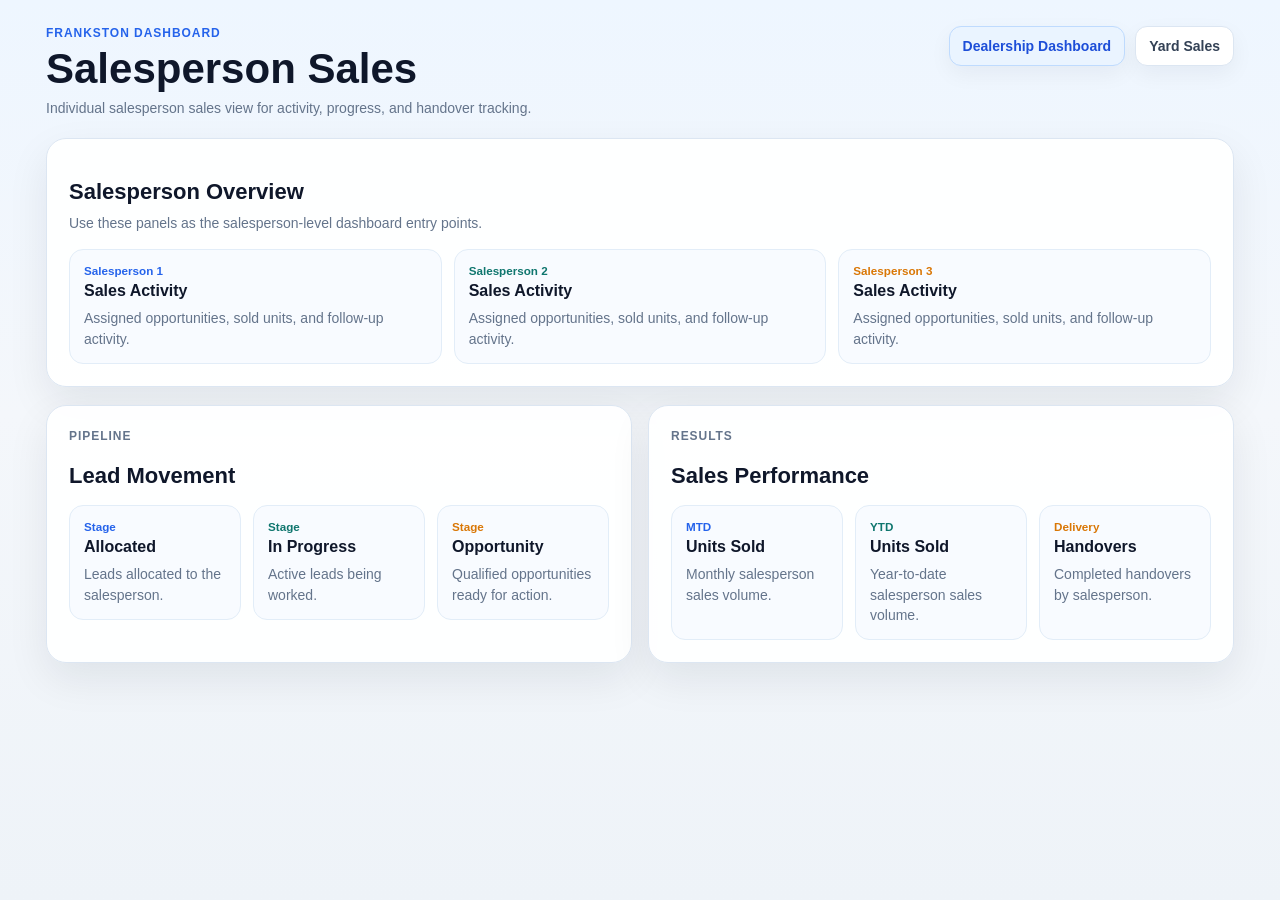
<file: salesperson-sales.html>
<!doctype html>
<html lang="en">
<head>
<meta charset="utf-8">
<meta name="viewport" content="width=device-width,initial-scale=1">
<title>Salesperson Sales</title>
<link rel="stylesheet" href="dealership-dashboard.css">
</head>
<body>
<main class="shell">
  <header class="topbar">
    <div>
      <p class="eyebrow">Frankston Dashboard</p>
      <h1>Salesperson Sales</h1>
      <p class="subtitle">Individual salesperson sales view for activity, progress, and handover tracking.</p>
    </div>
    <nav class="navActions">
      <a class="btn primary" href="dealership-dashboard.html">Dealership Dashboard</a>
      <a class="btn" href="yard-sales.html">Yard Sales</a>
    </nav>
  </header>

  <section class="panel">
    <h2>Salesperson Overview</h2>
    <p>Use these panels as the salesperson-level dashboard entry points.</p>
    <div class="metricGrid">
      <div class="metric" style="--accent: var(--blue)">
        <small>Salesperson 1</small>
        <b>Sales Activity</b>
        <span>Assigned opportunities, sold units, and follow-up activity.</span>
      </div>
      <div class="metric" style="--accent: var(--teal)">
        <small>Salesperson 2</small>
        <b>Sales Activity</b>
        <span>Assigned opportunities, sold units, and follow-up activity.</span>
      </div>
      <div class="metric" style="--accent: var(--amber)">
        <small>Salesperson 3</small>
        <b>Sales Activity</b>
        <span>Assigned opportunities, sold units, and follow-up activity.</span>
      </div>
    </div>
  </section>

  <section class="panelGrid" style="margin-top:18px">
    <article class="panel">
      <p class="eyebrow">Pipeline</p>
      <h2>Lead Movement</h2>
      <div class="metricGrid">
        <div class="metric" style="--accent: var(--blue)"><small>Stage</small><b>Allocated</b><span>Leads allocated to the salesperson.</span></div>
        <div class="metric" style="--accent: var(--teal)"><small>Stage</small><b>In Progress</b><span>Active leads being worked.</span></div>
        <div class="metric" style="--accent: var(--amber)"><small>Stage</small><b>Opportunity</b><span>Qualified opportunities ready for action.</span></div>
      </div>
    </article>

    <article class="panel">
      <p class="eyebrow">Results</p>
      <h2>Sales Performance</h2>
      <div class="metricGrid">
        <div class="metric" style="--accent: var(--blue)"><small>MTD</small><b>Units Sold</b><span>Monthly salesperson sales volume.</span></div>
        <div class="metric" style="--accent: var(--teal)"><small>YTD</small><b>Units Sold</b><span>Year-to-date salesperson sales volume.</span></div>
        <div class="metric" style="--accent: var(--amber)"><small>Delivery</small><b>Handovers</b><span>Completed handovers by salesperson.</span></div>
      </div>
    </article>
  </section>
</main>
</body>
</html>
</file>
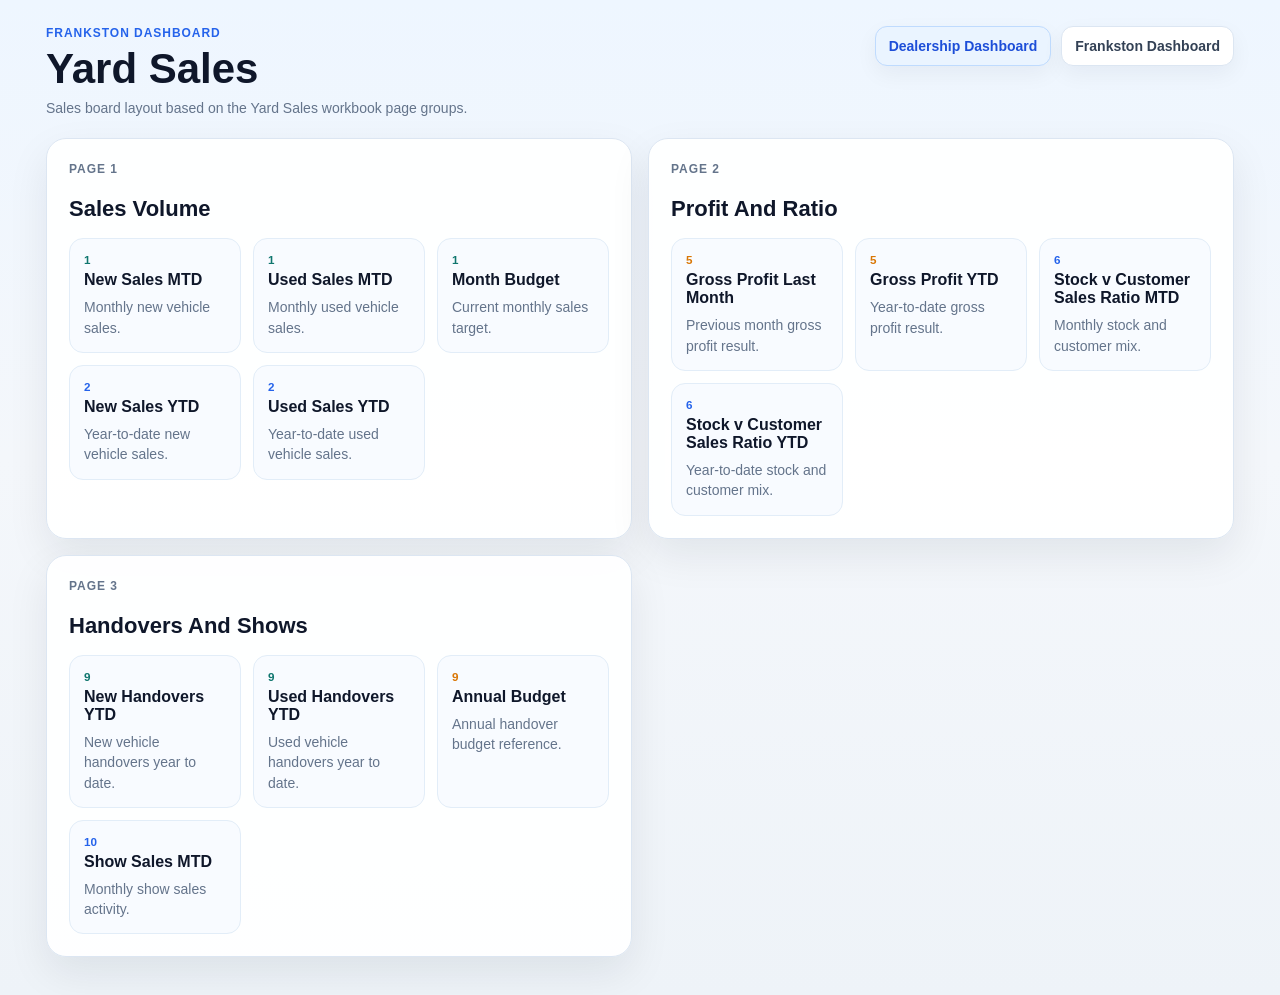
<file: yard-sales.html>
<!doctype html>
<html lang="en">
<head>
<meta charset="utf-8">
<meta name="viewport" content="width=device-width,initial-scale=1">
<title>Yard Sales</title>
<link rel="stylesheet" href="dealership-dashboard.css">
</head>
<body>
<main class="shell">
  <header class="topbar">
    <div>
      <p class="eyebrow">Frankston Dashboard</p>
      <h1>Yard Sales</h1>
      <p class="subtitle">Sales board layout based on the Yard Sales workbook page groups.</p>
    </div>
    <nav class="navActions">
      <a class="btn primary" href="dealership-dashboard.html">Dealership Dashboard</a>
      <a class="btn" href="frankston-dashboard.html">Frankston Dashboard</a>
    </nav>
  </header>

  <section class="panelGrid">
    <article class="panel">
      <p class="eyebrow">Page 1</p>
      <h2>Sales Volume</h2>
      <div class="metricGrid">
        <div class="metric" style="--accent: var(--teal)"><small>1</small><b>New Sales MTD</b><span>Monthly new vehicle sales.</span></div>
        <div class="metric" style="--accent: var(--teal)"><small>1</small><b>Used Sales MTD</b><span>Monthly used vehicle sales.</span></div>
        <div class="metric" style="--accent: var(--teal)"><small>1</small><b>Month Budget</b><span>Current monthly sales target.</span></div>
        <div class="metric" style="--accent: var(--blue)"><small>2</small><b>New Sales YTD</b><span>Year-to-date new vehicle sales.</span></div>
        <div class="metric" style="--accent: var(--blue)"><small>2</small><b>Used Sales YTD</b><span>Year-to-date used vehicle sales.</span></div>
      </div>
    </article>

    <article class="panel">
      <p class="eyebrow">Page 2</p>
      <h2>Profit And Ratio</h2>
      <div class="metricGrid">
        <div class="metric" style="--accent: var(--amber)"><small>5</small><b>Gross Profit Last Month</b><span>Previous month gross profit result.</span></div>
        <div class="metric" style="--accent: var(--amber)"><small>5</small><b>Gross Profit YTD</b><span>Year-to-date gross profit result.</span></div>
        <div class="metric" style="--accent: var(--blue)"><small>6</small><b>Stock v Customer Sales Ratio MTD</b><span>Monthly stock and customer mix.</span></div>
        <div class="metric" style="--accent: var(--blue)"><small>6</small><b>Stock v Customer Sales Ratio YTD</b><span>Year-to-date stock and customer mix.</span></div>
      </div>
    </article>

    <article class="panel">
      <p class="eyebrow">Page 3</p>
      <h2>Handovers And Shows</h2>
      <div class="metricGrid">
        <div class="metric" style="--accent: var(--teal)"><small>9</small><b>New Handovers YTD</b><span>New vehicle handovers year to date.</span></div>
        <div class="metric" style="--accent: var(--teal)"><small>9</small><b>Used Handovers YTD</b><span>Used vehicle handovers year to date.</span></div>
        <div class="metric" style="--accent: var(--amber)"><small>9</small><b>Annual Budget</b><span>Annual handover budget reference.</span></div>
        <div class="metric" style="--accent: var(--blue)"><small>10</small><b>Show Sales MTD</b><span>Monthly show sales activity.</span></div>
      </div>
    </article>
  </section>
</main>
</body>
</html>
</file>
<file: dealership-dashboard.css>
:root {
  --bg: #f4f7fb;
  --ink: #0f172a;
  --muted: #64748b;
  --line: #dce6f2;
  --panel: #ffffff;
  --blue: #2563eb;
  --sky: #0ea5e9;
  --teal: #0f766e;
  --amber: #d97706;
  --shadow: 0 16px 42px rgba(15, 23, 42, 0.08);
}

* {
  box-sizing: border-box;
}

html,
body {
  min-height: 100%;
}

body {
  margin: 0;
  background: linear-gradient(180deg, #eef6ff 0%, var(--bg) 46%, #eef3f8 100%);
  color: var(--ink);
  font-family: Inter, "Segoe UI", Roboto, Arial, sans-serif;
  font-size: 14px;
}

.shell {
  min-height: 100vh;
  padding: 26px clamp(18px, 4vw, 46px) 38px;
}

.topbar {
  display: flex;
  justify-content: space-between;
  align-items: flex-start;
  gap: 18px;
  margin-bottom: 22px;
}

.eyebrow {
  color: var(--blue);
  font-size: 12px;
  font-weight: 800;
  letter-spacing: 0.08em;
  margin: 0 0 8px;
  text-transform: uppercase;
}

h1 {
  font-size: clamp(28px, 4vw, 42px);
  line-height: 1;
  margin: 0;
}

.subtitle {
  color: var(--muted);
  margin: 10px 0 0;
  max-width: 660px;
}

.navActions {
  display: flex;
  gap: 10px;
  flex-wrap: wrap;
  justify-content: flex-end;
}

.btn {
  min-height: 40px;
  border: 1px solid var(--line);
  border-radius: 12px;
  background: #fff;
  color: #334155;
  display: inline-flex;
  align-items: center;
  gap: 8px;
  padding: 9px 13px;
  text-decoration: none;
  font-weight: 750;
  box-shadow: 0 8px 22px rgba(15, 23, 42, 0.05);
}

.btn.primary {
  background: #eaf4ff;
  border-color: #bfdbfe;
  color: #1d4ed8;
}

.grid {
  display: grid;
  grid-template-columns: repeat(3, minmax(0, 1fr));
  gap: 18px;
}

.card,
.panel {
  background: rgba(255, 255, 255, 0.96);
  border: 1px solid var(--line);
  border-radius: 20px;
  box-shadow: var(--shadow);
}

.hubCard {
  display: grid;
  min-height: 220px;
  padding: 22px;
  color: inherit;
  overflow: hidden;
  position: relative;
  text-decoration: none;
}

.hubCard:before {
  content: "";
  position: absolute;
  inset: 0 0 auto;
  height: 5px;
  background: var(--accent, var(--blue));
}

.hubCard:hover {
  transform: translateY(-2px);
}

.icon {
  width: 48px;
  height: 48px;
  border-radius: 16px;
  background: var(--accent, var(--blue));
  color: #fff;
  display: inline-flex;
  align-items: center;
  justify-content: center;
  box-shadow: 0 14px 28px rgba(37, 99, 235, 0.18);
}

.icon svg {
  width: 24px;
  height: 24px;
}

.hubCard h2,
.panel h2 {
  margin: 18px 0 8px;
  font-size: 22px;
}

.hubCard p,
.panel p,
.metric span {
  color: var(--muted);
  line-height: 1.45;
  margin: 0;
}

.arrow {
  align-self: end;
  color: var(--accent, var(--blue));
  font-size: 26px;
  font-weight: 800;
}

.panel {
  padding: 22px;
}

.panelGrid {
  display: grid;
  grid-template-columns: repeat(2, minmax(0, 1fr));
  gap: 16px;
}

.metricGrid {
  display: grid;
  grid-template-columns: repeat(3, minmax(0, 1fr));
  gap: 12px;
  margin-top: 16px;
}

.metric {
  background: #f8fbff;
  border: 1px solid #e2edf8;
  border-radius: 14px;
  padding: 14px;
  min-height: 94px;
}

.metric b {
  display: block;
  font-size: 16px;
  margin-bottom: 8px;
}

.metric small {
  color: var(--accent, var(--blue));
  display: block;
  font-weight: 800;
  margin-bottom: 5px;
}

.stack {
  display: grid;
  gap: 18px;
}

@media (max-width: 900px) {
  .topbar {
    display: block;
  }

  .navActions {
    justify-content: flex-start;
    margin-top: 14px;
  }

  .grid,
  .panelGrid,
  .metricGrid {
    grid-template-columns: 1fr;
  }
}
</file>
